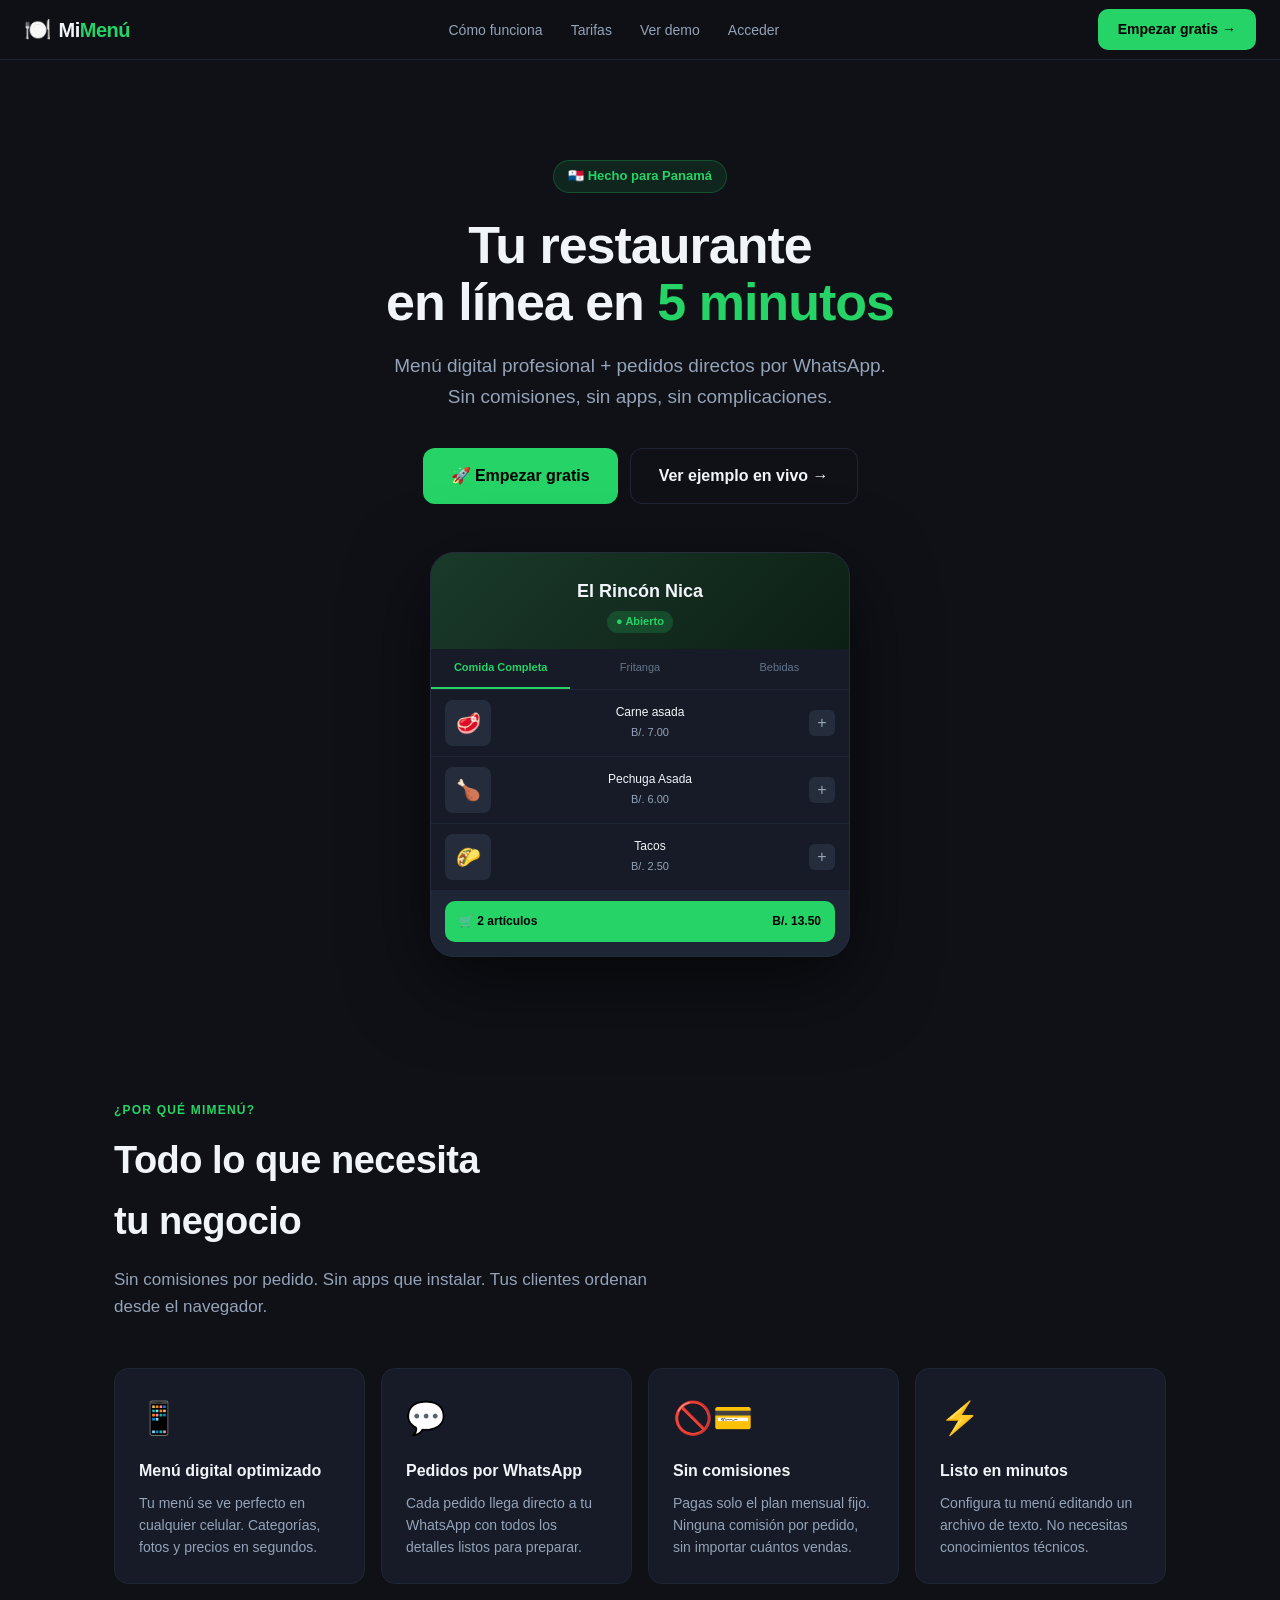
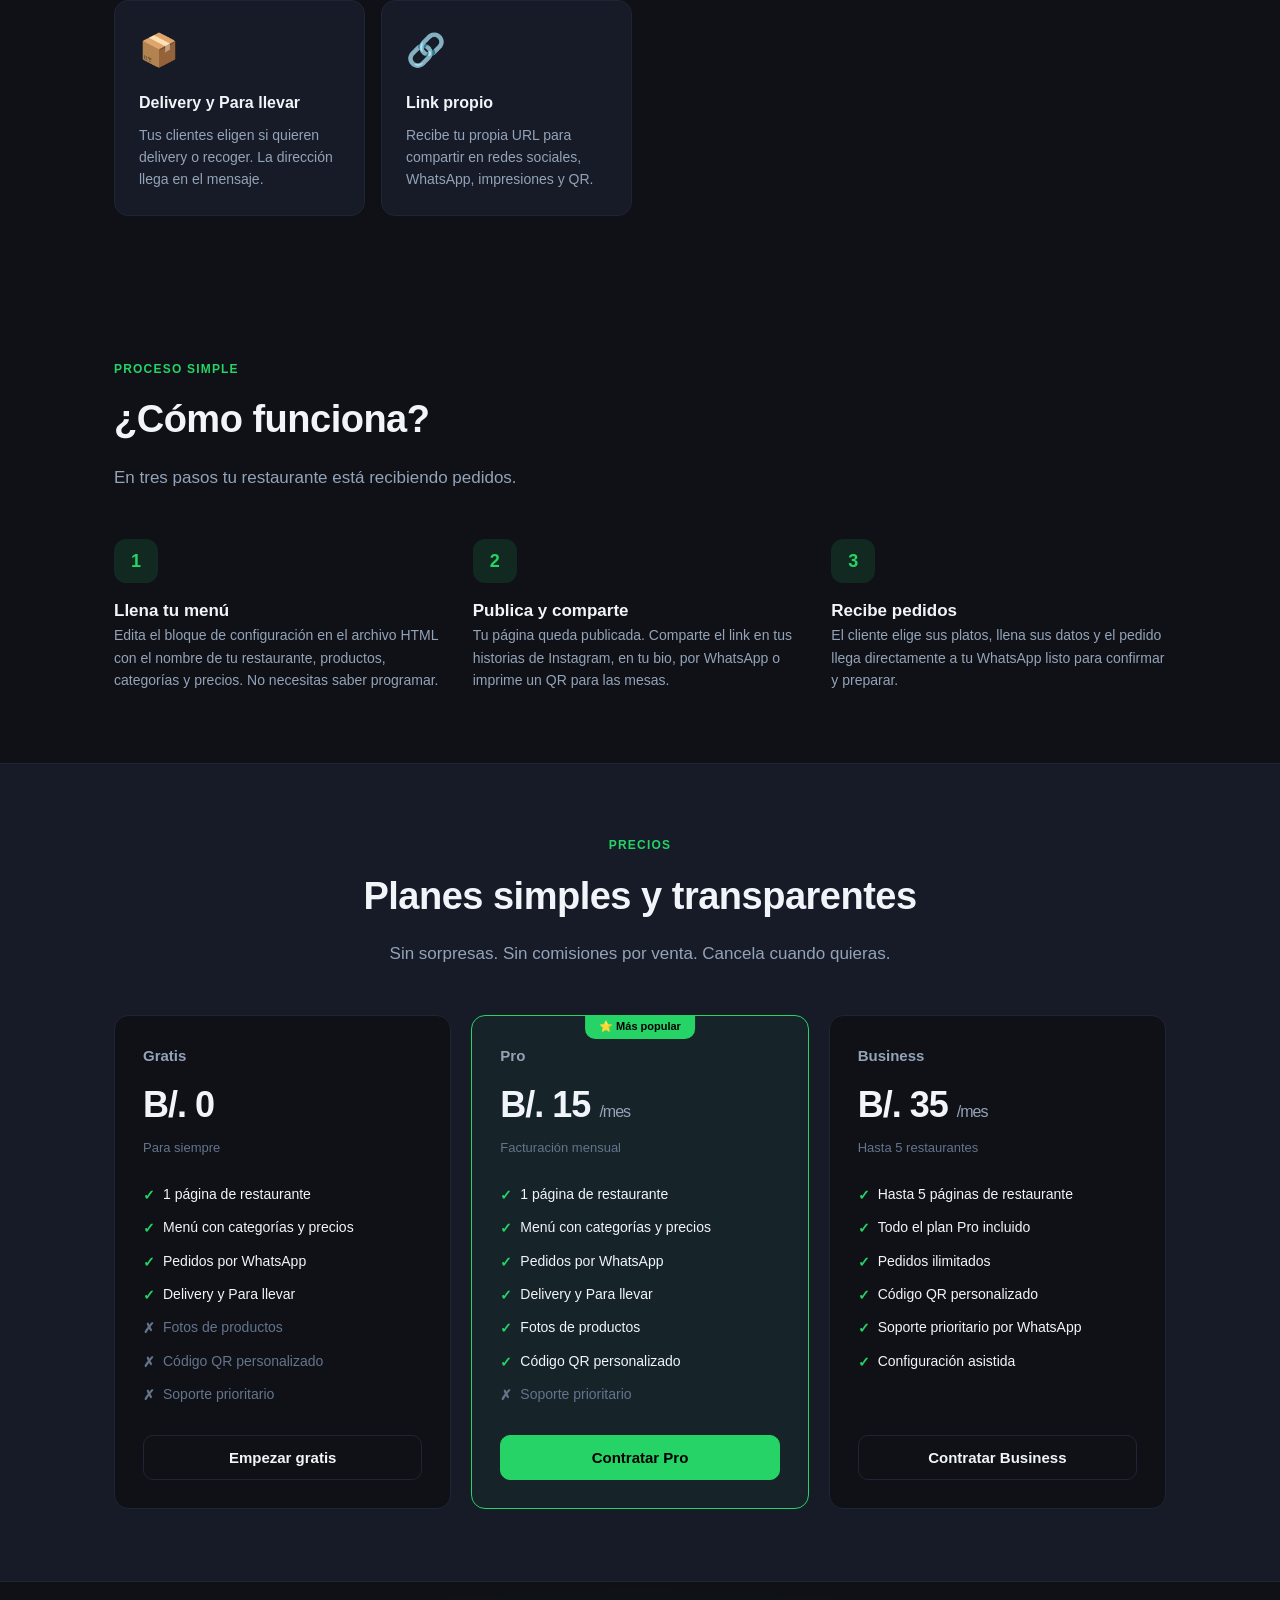
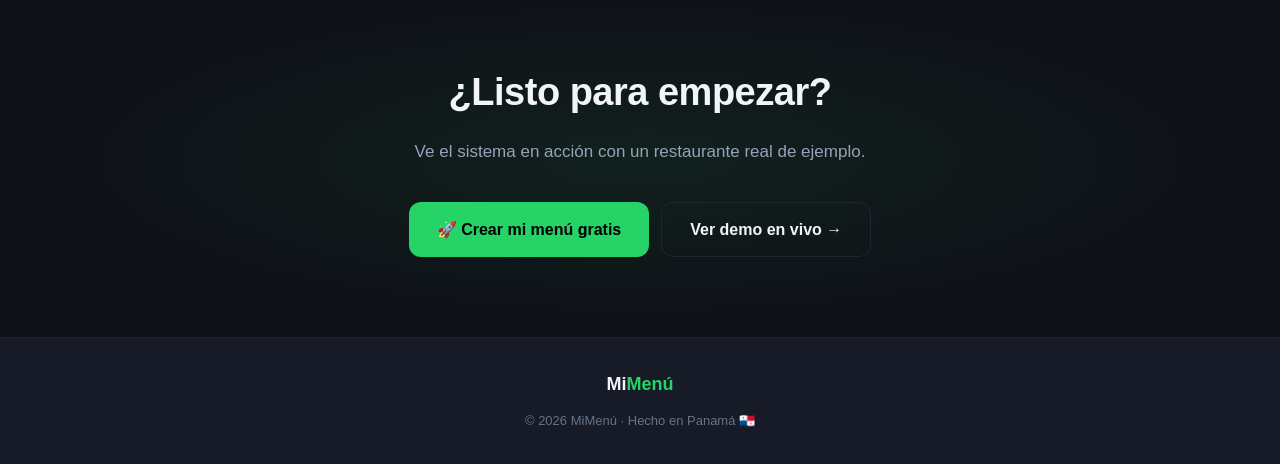
<file: index.html>
<!DOCTYPE html>
<html lang="es">
<head>
  <meta charset="UTF-8">
  <meta name="viewport" content="width=device-width, initial-scale=1">
  <meta name="theme-color" content="#0f1117">
  <meta name="description" content="MiMenú · Tu restaurante en línea en 5 minutos. Menú digital + pedidos por WhatsApp sin comisiones.">
  <title>MiMenú · Tu restaurante en línea</title>
  <link rel="stylesheet" href="css/landing.css">
</head>
<body>

<!-- NAV -->
<nav class="nav">
  <a href="#" class="nav__logo">
    <span class="nav__logo-icon">🍽️</span>
    <span class="nav__logo-text">Mi<span>Menú</span></span>
  </a>
  <ul class="nav__links">
    <li><a href="#funciona">Cómo funciona</a></li>
    <li><a href="#tarifas">Tarifas</a></li>
    <li><a href="rinconnica/">Ver demo</a></li>
    <li><a href="auth/login.html">Acceder</a></li>
  </ul>
  <a href="auth/register.html" class="btn-nav">Empezar gratis →</a>
</nav>

<!-- HERO -->
<section class="hero">
  <div class="hero__tag">🇵🇦 Hecho para Panamá</div>
  <h1 class="hero__title">Tu restaurante<br>en línea en <span>5 minutos</span></h1>
  <p class="hero__subtitle">
    Menú digital profesional + pedidos directos por WhatsApp.<br>
    Sin comisiones, sin apps, sin complicaciones.
  </p>
  <div class="hero__ctas">
    <a href="auth/register.html" class="btn-primary">🚀 Empezar gratis</a>
    <a href="rinconnica/" class="btn-outline">Ver ejemplo en vivo →</a>
  </div>

  <!-- MOCKUP DEL TELÉFONO -->
  <div class="preview-wrap">
    <div class="preview-phone">
      <div class="preview-header">
        <div class="preview-header__name">El Rincón Nica</div>
        <div class="preview-header__badge">● Abierto</div>
      </div>
      <div class="preview-tabs">
        <div class="preview-tab active">Comida Completa</div>
        <div class="preview-tab">Fritanga</div>
        <div class="preview-tab">Bebidas</div>
      </div>
      <div class="preview-items">
        <div class="preview-item">
          <div class="preview-item__img">🥩</div>
          <div class="preview-item__info">
            <div class="preview-item__name">Carne asada</div>
            <div class="preview-item__price">B/. 7.00</div>
          </div>
          <div class="preview-item__add">+</div>
        </div>
        <div class="preview-item">
          <div class="preview-item__img">🍗</div>
          <div class="preview-item__info">
            <div class="preview-item__name">Pechuga Asada</div>
            <div class="preview-item__price">B/. 6.00</div>
          </div>
          <div class="preview-item__add">+</div>
        </div>
        <div class="preview-item">
          <div class="preview-item__img">🌮</div>
          <div class="preview-item__info">
            <div class="preview-item__name">Tacos</div>
            <div class="preview-item__price">B/. 2.50</div>
          </div>
          <div class="preview-item__add">+</div>
        </div>
      </div>
      <div class="preview-fab">
        <span>🛒 2 artículos</span>
        <span>B/. 13.50</span>
      </div>
    </div>
  </div>
</section>

<!-- FEATURES -->
<section class="section">
  <div class="section__label">¿Por qué MiMenú?</div>
  <h2 class="section__title">Todo lo que necesita<br>tu negocio</h2>
  <p class="section__subtitle">Sin comisiones por pedido. Sin apps que instalar. Tus clientes ordenan desde el navegador.</p>

  <div class="features-grid">
    <div class="feature-card">
      <div class="feature-card__icon">📱</div>
      <div class="feature-card__title">Menú digital optimizado</div>
      <div class="feature-card__text">Tu menú se ve perfecto en cualquier celular. Categorías, fotos y precios en segundos.</div>
    </div>
    <div class="feature-card">
      <div class="feature-card__icon">💬</div>
      <div class="feature-card__title">Pedidos por WhatsApp</div>
      <div class="feature-card__text">Cada pedido llega directo a tu WhatsApp con todos los detalles listos para preparar.</div>
    </div>
    <div class="feature-card">
      <div class="feature-card__icon">🚫💳</div>
      <div class="feature-card__title">Sin comisiones</div>
      <div class="feature-card__text">Pagas solo el plan mensual fijo. Ninguna comisión por pedido, sin importar cuántos vendas.</div>
    </div>
    <div class="feature-card">
      <div class="feature-card__icon">⚡</div>
      <div class="feature-card__title">Listo en minutos</div>
      <div class="feature-card__text">Configura tu menú editando un archivo de texto. No necesitas conocimientos técnicos.</div>
    </div>
    <div class="feature-card">
      <div class="feature-card__icon">📦</div>
      <div class="feature-card__title">Delivery y Para llevar</div>
      <div class="feature-card__text">Tus clientes eligen si quieren delivery o recoger. La dirección llega en el mensaje.</div>
    </div>
    <div class="feature-card">
      <div class="feature-card__icon">🔗</div>
      <div class="feature-card__title">Link propio</div>
      <div class="feature-card__text">Recibe tu propia URL para compartir en redes sociales, WhatsApp, impresiones y QR.</div>
    </div>
  </div>
</section>

<!-- CÓMO FUNCIONA -->
<section class="section" id="funciona">
  <div class="section__label">Proceso simple</div>
  <h2 class="section__title">¿Cómo funciona?</h2>
  <p class="section__subtitle">En tres pasos tu restaurante está recibiendo pedidos.</p>

  <div class="steps">
    <div class="step">
      <div class="step__num">1</div>
      <div>
        <div class="step__title">Llena tu menú</div>
        <div class="step__text">Edita el bloque de configuración en el archivo HTML con el nombre de tu restaurante, productos, categorías y precios. No necesitas saber programar.</div>
      </div>
    </div>
    <div class="step">
      <div class="step__num">2</div>
      <div>
        <div class="step__title">Publica y comparte</div>
        <div class="step__text">Tu página queda publicada. Comparte el link en tus historias de Instagram, en tu bio, por WhatsApp o imprime un QR para las mesas.</div>
      </div>
    </div>
    <div class="step">
      <div class="step__num">3</div>
      <div>
        <div class="step__title">Recibe pedidos</div>
        <div class="step__text">El cliente elige sus platos, llena sus datos y el pedido llega directamente a tu WhatsApp listo para confirmar y preparar.</div>
      </div>
    </div>
  </div>
</section>

<!-- TARIFAS -->
<section class="pricing-bg" id="tarifas">
  <div class="section">
    <div class="section__label text-center" style="text-align:center">Precios</div>
    <h2 class="section__title text-center" style="text-align:center">Planes simples y transparentes</h2>
    <p class="section__subtitle text-center" style="text-align:center;margin:0 auto">Sin sorpresas. Sin comisiones por venta. Cancela cuando quieras.</p>

    <div class="plans">

      <!-- PLAN GRATIS -->
      <div class="plan">
        <div class="plan__name">Gratis</div>
        <div class="plan__price">B/. <span>0</span></div>
        <div class="plan__period">Para siempre</div>
        <ul class="plan__features">
          <li>1 página de restaurante</li>
          <li>Menú con categorías y precios</li>
          <li>Pedidos por WhatsApp</li>
          <li>Delivery y Para llevar</li>
          <li class="no">Fotos de productos</li>
          <li class="no">Código QR personalizado</li>
          <li class="no">Soporte prioritario</li>
        </ul>
        <button class="btn-plan" onclick="window.location.href='auth/register.html'">Empezar gratis</button>
      </div>

      <!-- PLAN PRO (destacado) -->
      <div class="plan plan--featured">
        <div class="plan__badge">⭐ Más popular</div>
        <div class="plan__name">Pro</div>
        <div class="plan__price">B/. <span>15</span> <small>/mes</small></div>
        <div class="plan__period">Facturación mensual</div>
        <ul class="plan__features">
          <li>1 página de restaurante</li>
          <li>Menú con categorías y precios</li>
          <li>Pedidos por WhatsApp</li>
          <li>Delivery y Para llevar</li>
          <li>Fotos de productos</li>
          <li>Código QR personalizado</li>
          <li class="no">Soporte prioritario</li>
        </ul>
        <button class="btn-plan">Contratar Pro</button>
      </div>

      <!-- PLAN BUSINESS -->
      <div class="plan">
        <div class="plan__name">Business</div>
        <div class="plan__price">B/. <span>35</span> <small>/mes</small></div>
        <div class="plan__period">Hasta 5 restaurantes</div>
        <ul class="plan__features">
          <li>Hasta 5 páginas de restaurante</li>
          <li>Todo el plan Pro incluido</li>
          <li>Pedidos ilimitados</li>
          <li>Código QR personalizado</li>
          <li>Soporte prioritario por WhatsApp</li>
          <li>Configuración asistida</li>
        </ul>
        <button class="btn-plan">Contratar Business</button>
      </div>

    </div>
  </div>
</section>

<!-- CTA FINAL -->
<section class="cta-section">
  <h2 class="section__title" style="text-align:center">¿Listo para empezar?</h2>
  <p class="section__subtitle" style="text-align:center;margin:0 auto 36px">Ve el sistema en acción con un restaurante real de ejemplo.</p>
  <div class="hero__ctas" style="justify-content:center">
    <a href="auth/register.html" class="btn-primary">🚀 Crear mi menú gratis</a>
    <a href="rinconnica/" class="btn-outline">Ver demo en vivo →</a>
  </div>
</section>

<!-- FOOTER -->
<footer class="footer">
  <div class="footer__logo">Mi<span>Menú</span></div>
  <p class="footer__copy">© 2026 MiMenú · Hecho en Panamá 🇵🇦</p>
</footer>

</body>
</html>
</file>
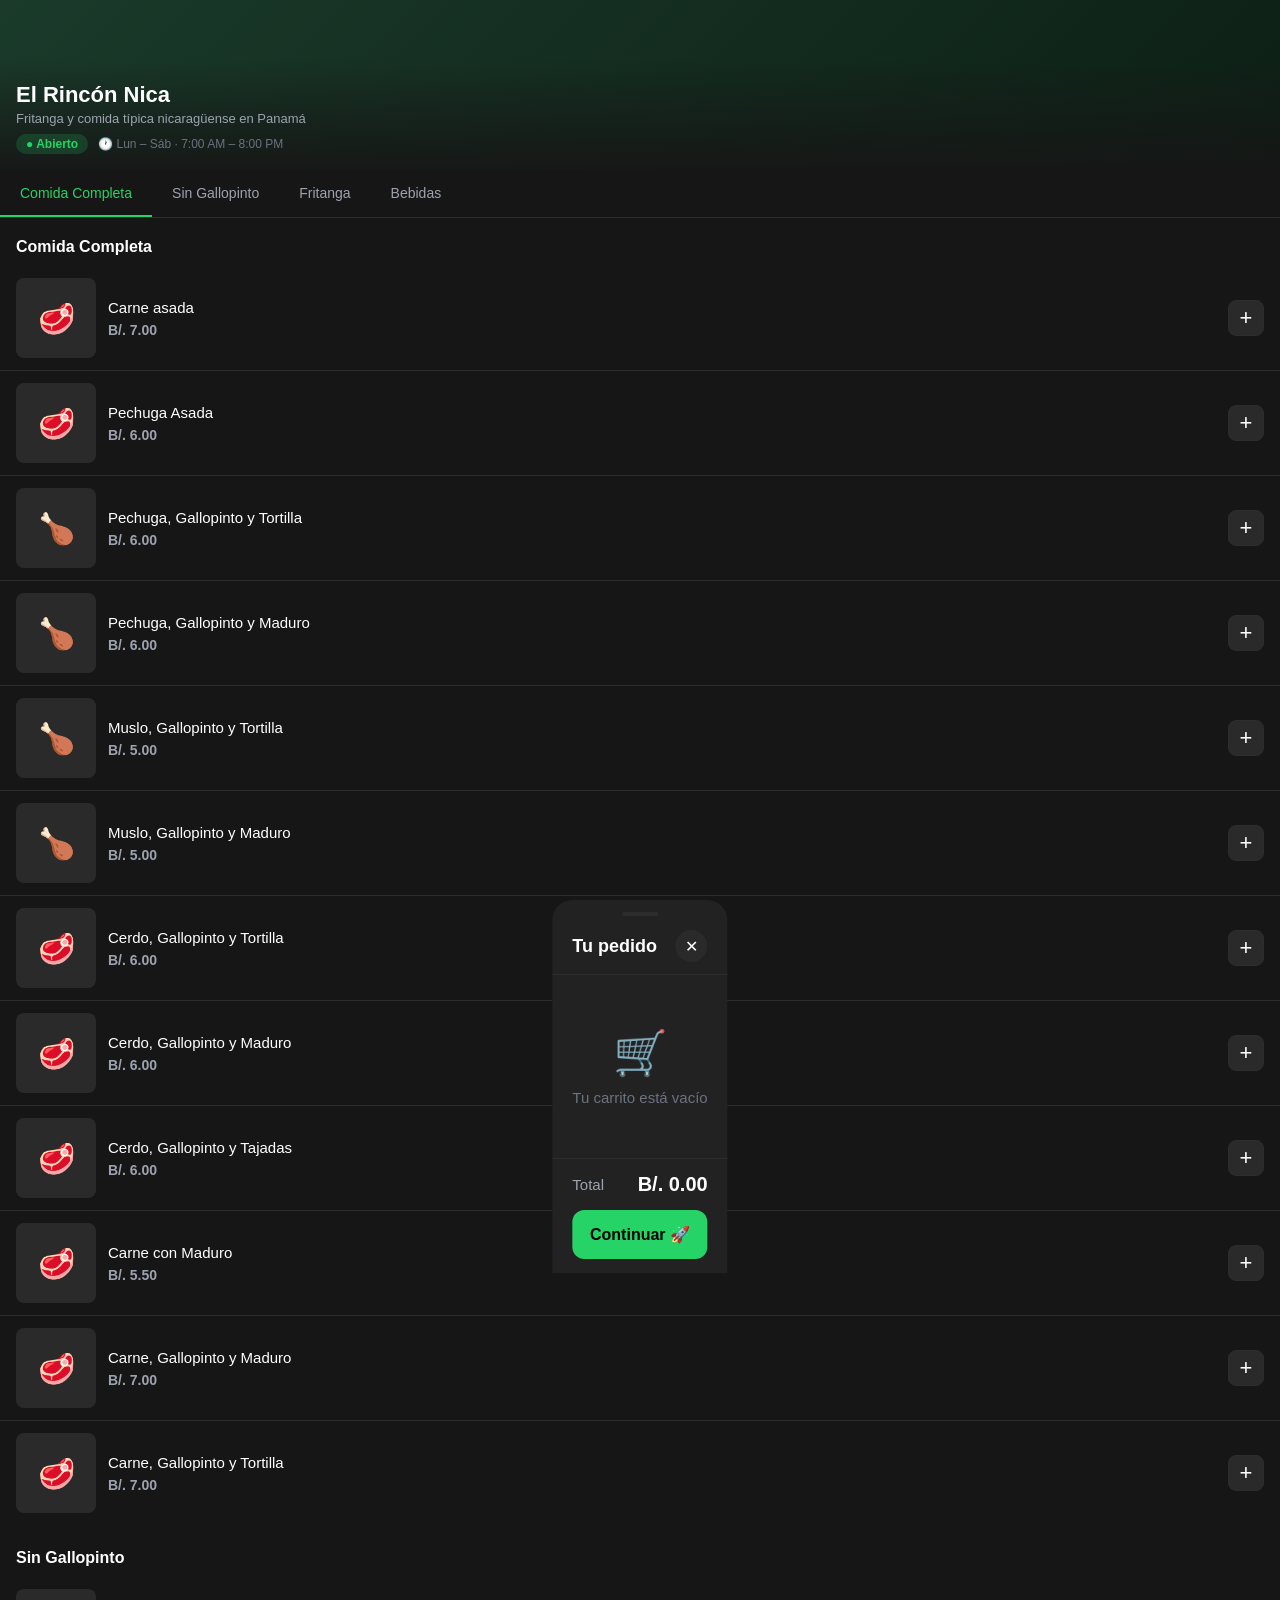
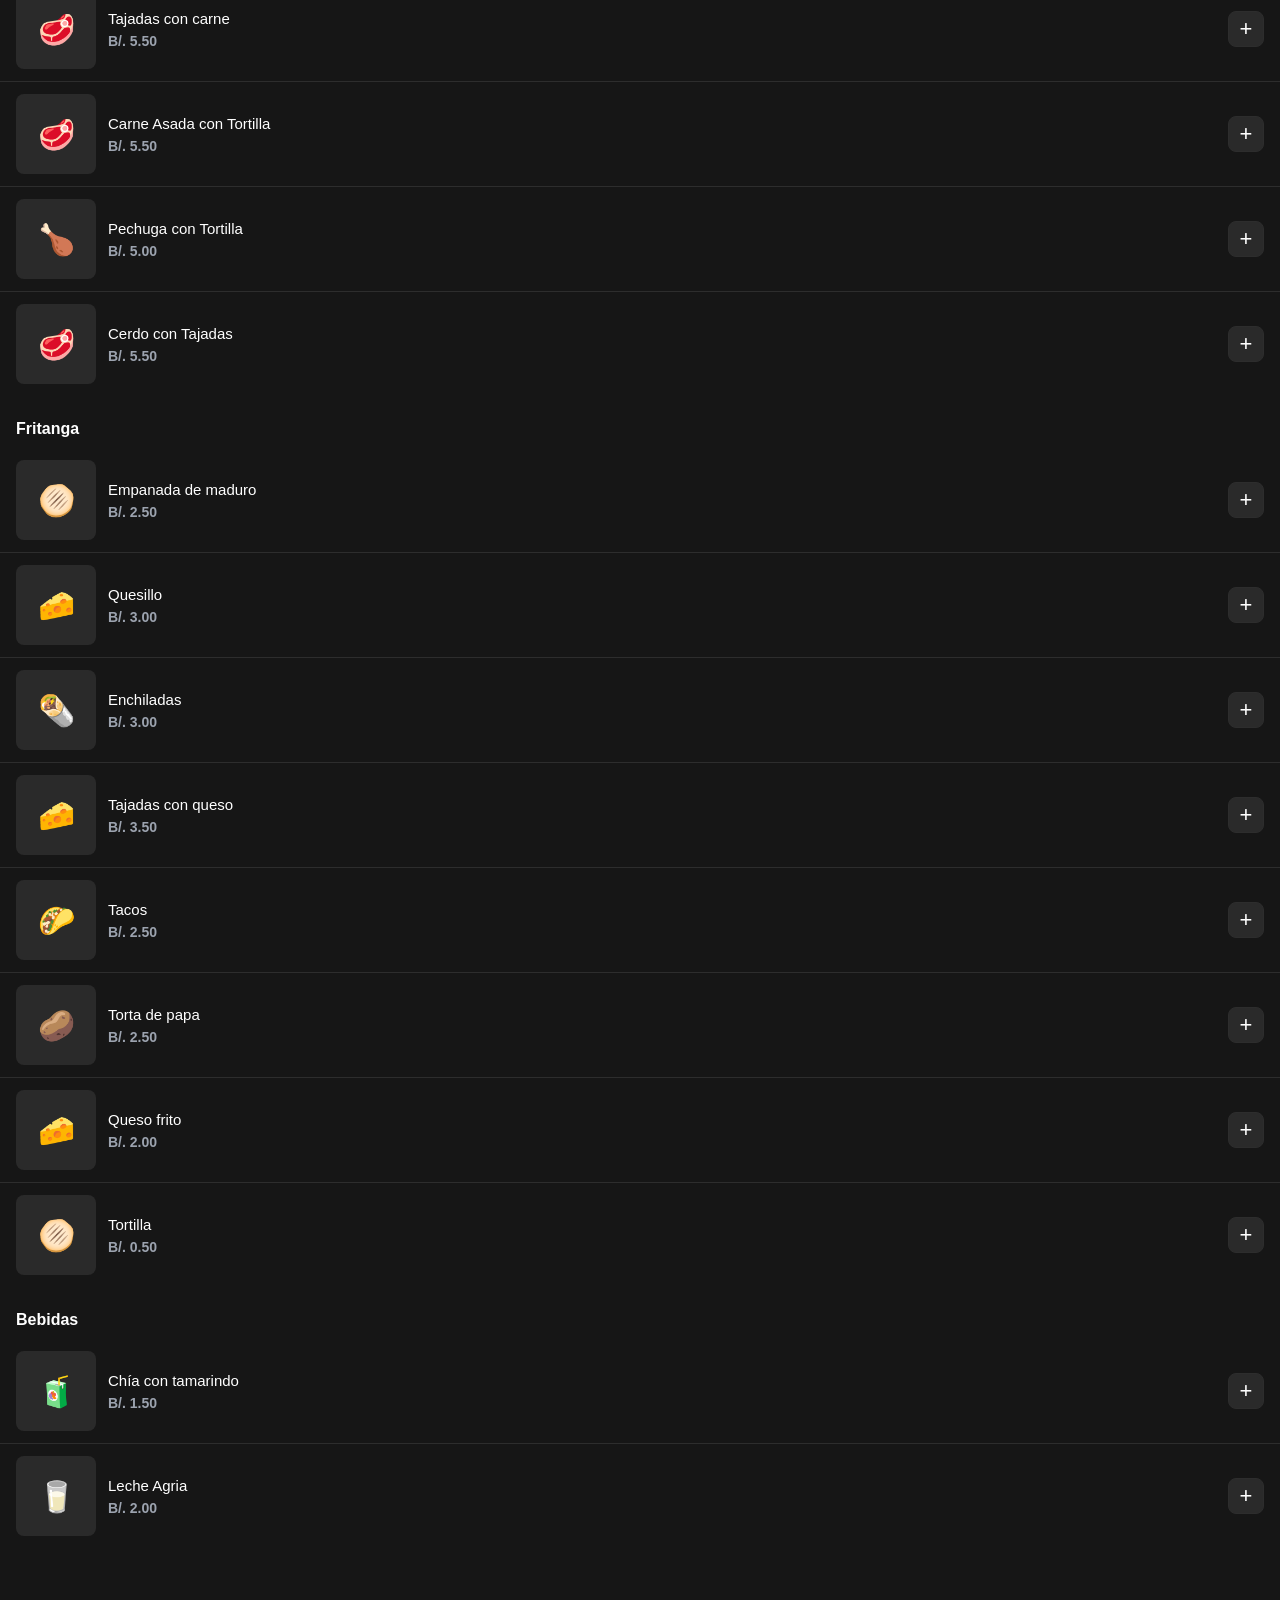
<file: rinconnica/index.html>
<!DOCTYPE html>
<html lang="es">
<head>
  <meta charset="UTF-8">
  <meta name="viewport" content="width=device-width, initial-scale=1, viewport-fit=cover">
  <meta name="theme-color" content="#161616">
  <meta name="description" content="Haz tu pedido online — El Rincón Nica">
  <title>El Rincón Nica · MiMenú</title>
  <link rel="stylesheet" href="../css/restaurante.css">
</head>
<body>

<!-- ================================================================
     ██████████████████████████████████████████████████████████████
     CONFIGURACIÓN DEL RESTAURANTE
     ──────────────────────────────────────────────────────────────
     Edita los valores en este bloque para personalizar el menú.
     NO modifiques los archivos CSS o JS; solo edita aquí.
     ██████████████████████████████████████████████████████████████
     ================================================================ -->
<script>
window.RESTAURANTE = {

  /* ── DATOS BÁSICOS ─────────────────────────────────────────────
     Cambia el nombre, descripción, horario y número de WhatsApp   */

  nombre:      "El Rincón Nica",
  descripcion: "Fritanga y comida típica nicaragüense en Panamá",

  /* Número de WhatsApp CON código de país, SIN el signo +
     Ejemplo Panamá: 50768001234  |  Nicaragua: 50588001234       */
  whatsapp:    "50700000000",

  horario:     "Lun – Sáb · 7:00 AM – 8:00 PM",

  /* true = muestra "Abierto" en verde  |  false = "Cerrado" en rojo */
  abierto:     true,

  /* Símbolo de moneda que aparece antes de los precios            */
  moneda:      "B/.",

  /* URL de imagen de portada (banner del restaurante).
     Deja "" para usar el fondo verde oscuro por defecto.          */
  cover: "",


  /* ── CATEGORÍAS Y PRODUCTOS ────────────────────────────────────
     Estructura: categorias → array de objetos con:
       id:       identificador único (sin espacios, sin tildes)
       nombre:   nombre que se muestra
       productos: array de productos con:
         id:          identificador único del producto
         nombre:      nombre del producto
         precio:      precio numérico (ej: 5.50)
         descripcion: (opcional) descripción corta
         emoji:       (opcional) emoji personalizado
         imagen:      (opcional) URL de foto del producto          */

  categorias: [

    /* ─── CATEGORÍA 1 ──────────────────────────────────────── */
    {
      id: "comida-completa",
      nombre: "Comida Completa",
      productos: [
        { id: "cc01", nombre: "Carne asada",                    precio: 7.00 },
        { id: "cc02", nombre: "Pechuga Asada",                  precio: 6.00 },
        { id: "cc03", nombre: "Pechuga, Gallopinto y Tortilla", precio: 6.00 },
        { id: "cc04", nombre: "Pechuga, Gallopinto y Maduro",   precio: 6.00 },
        { id: "cc05", nombre: "Muslo, Gallopinto y Tortilla",   precio: 5.00 },
        { id: "cc06", nombre: "Muslo, Gallopinto y Maduro",     precio: 5.00 },
        { id: "cc07", nombre: "Cerdo, Gallopinto y Tortilla",   precio: 6.00 },
        { id: "cc08", nombre: "Cerdo, Gallopinto y Maduro",     precio: 6.00 },
        { id: "cc09", nombre: "Cerdo, Gallopinto y Tajadas",    precio: 6.00 },
        { id: "cc10", nombre: "Carne con Maduro",               precio: 5.50 },
        { id: "cc11", nombre: "Carne, Gallopinto y Maduro",     precio: 7.00 },
        { id: "cc12", nombre: "Carne, Gallopinto y Tortilla",   precio: 7.00 },
      ]
    },

    /* ─── CATEGORÍA 2 ──────────────────────────────────────── */
    {
      id: "sin-gallopinto",
      nombre: "Sin Gallopinto",
      productos: [
        { id: "sg01", nombre: "Tajadas con carne",        precio: 5.50 },
        { id: "sg02", nombre: "Carne Asada con Tortilla", precio: 5.50 },
        { id: "sg03", nombre: "Pechuga con Tortilla",     precio: 5.00 },
        { id: "sg04", nombre: "Cerdo con Tajadas",        precio: 5.50 },
      ]
    },

    /* ─── CATEGORÍA 3 ──────────────────────────────────────── */
    {
      id: "fritanga",
      nombre: "Fritanga",
      productos: [
        { id: "fr01", nombre: "Empanada de maduro", precio: 2.50 },
        { id: "fr02", nombre: "Quesillo",           precio: 3.00 },
        { id: "fr03", nombre: "Enchiladas",         precio: 3.00 },
        { id: "fr04", nombre: "Tajadas con queso",  precio: 3.50 },
        { id: "fr05", nombre: "Tacos",              precio: 2.50 },
        { id: "fr06", nombre: "Torta de papa",      precio: 2.50 },
        { id: "fr07", nombre: "Queso frito",        precio: 2.00 },
        { id: "fr08", nombre: "Tortilla",           precio: 0.50 },
      ]
    },

    /* ─── CATEGORÍA 4 ──────────────────────────────────────── */
    {
      id: "bebidas",
      nombre: "Bebidas",
      productos: [
        { id: "be01", nombre: "Chía con tamarindo", precio: 1.50 },
        { id: "be02", nombre: "Leche Agria",        precio: 2.00 },
      ]
    },

    /* ── CÓMO AGREGAR UNA NUEVA CATEGORÍA ──────────────────────
       Copia el bloque de abajo, descoméntalo y llénalo:

    {
      id: "nueva-categoria",
      nombre: "Nombre de la categoría",
      productos: [
        { id: "nc01", nombre: "Producto 1", precio: 0.00 },
        { id: "nc02", nombre: "Producto 2", precio: 0.00 },
      ]
    },
       ────────────────────────────────────────────────────────── */

  ] // ← no borres esta línea

}; // ← no borres esta línea
</script>
<!-- ================================================================
     FIN DE LA CONFIGURACIÓN
     ================================================================ -->

<script src="../js/restaurante.js"></script>
</body>
</html>
</file>
<file: css/landing.css>
/* ============================================================
   MiMenú · Estilos de landing page
   ============================================================ */

:root {
  --accent:     #25D366;
  --accent-2:   #128c7e;
  --dark:       #0f1117;
  --dark-2:     #161b27;
  --dark-3:     #1e2535;
  --dark-4:     #252d3d;
  --text:       #f1f5f9;
  --text-muted: #94a3b8;
  --text-faint: #64748b;
  --border:     #1e2535;
  --radius:     14px;
  --radius-sm:  8px;
}

*, *::before, *::after { box-sizing: border-box; margin: 0; padding: 0; }

html { scroll-behavior: smooth; font-size: 16px; }

body {
  background: var(--dark);
  color: var(--text);
  font-family: -apple-system, BlinkMacSystemFont, 'Segoe UI', Roboto, sans-serif;
  line-height: 1.6;
}

a { color: inherit; text-decoration: none; }

/* ── NAV ──────────────────────────────────────────────────── */
.nav {
  position: sticky;
  top: 0;
  z-index: 100;
  background: rgba(15,17,23,0.9);
  backdrop-filter: blur(12px);
  -webkit-backdrop-filter: blur(12px);
  border-bottom: 1px solid var(--border);
  padding: 0 24px;
  height: 60px;
  display: flex;
  align-items: center;
  justify-content: space-between;
}

.nav__logo {
  display: flex;
  align-items: center;
  gap: 8px;
  font-size: 20px;
  font-weight: 800;
  letter-spacing: -0.5px;
}
.nav__logo-icon { font-size: 22px; }
.nav__logo-text { color: var(--text); }
.nav__logo-text span { color: var(--accent); }

.nav__links {
  display: none;
  gap: 28px;
  list-style: none;
}
@media (min-width: 768px) { .nav__links { display: flex; } }
.nav__links a {
  font-size: 14px;
  color: var(--text-muted);
  transition: color 0.2s;
}
.nav__links a:hover { color: var(--text); }

.btn-nav {
  background: var(--accent);
  color: #000;
  font-weight: 700;
  font-size: 14px;
  padding: 9px 20px;
  border-radius: 10px;
  border: none;
  cursor: pointer;
  white-space: nowrap;
}

/* ── HERO ─────────────────────────────────────────────────── */
.hero {
  padding: 72px 24px 60px;
  text-align: center;
  max-width: 700px;
  margin: 0 auto;
}

.hero__tag {
  display: inline-flex;
  align-items: center;
  gap: 6px;
  background: rgba(37,211,102,0.1);
  color: var(--accent);
  border: 1px solid rgba(37,211,102,0.25);
  padding: 5px 14px;
  border-radius: 20px;
  font-size: 13px;
  font-weight: 600;
  margin-bottom: 24px;
}

.hero__title {
  font-size: clamp(32px, 7vw, 52px);
  font-weight: 800;
  line-height: 1.1;
  letter-spacing: -1px;
  margin-bottom: 20px;
}
.hero__title span { color: var(--accent); }

.hero__subtitle {
  font-size: clamp(16px, 3vw, 19px);
  color: var(--text-muted);
  margin-bottom: 36px;
  line-height: 1.6;
}

.hero__ctas {
  display: flex;
  gap: 12px;
  justify-content: center;
  flex-wrap: wrap;
}

.btn-primary {
  background: var(--accent);
  color: #000;
  font-weight: 700;
  font-size: 16px;
  padding: 14px 28px;
  border-radius: 12px;
  border: none;
  cursor: pointer;
  display: inline-flex;
  align-items: center;
  gap: 8px;
  transition: background 0.2s, transform 0.1s;
}
.btn-primary:hover { background: #22c55e; }
.btn-primary:active { transform: scale(0.98); }

.btn-outline {
  background: transparent;
  color: var(--text);
  font-weight: 600;
  font-size: 16px;
  padding: 14px 28px;
  border-radius: 12px;
  border: 1px solid var(--border);
  cursor: pointer;
  display: inline-flex;
  align-items: center;
  gap: 8px;
  transition: border-color 0.2s;
}
.btn-outline:hover { border-color: var(--text-muted); }

/* ── PREVIEW (mockup visual) ─────────────────────────────── */
.preview-wrap {
  max-width: 380px;
  margin: 48px auto 0;
  position: relative;
}

.preview-phone {
  background: var(--dark-3);
  border: 1px solid var(--dark-4);
  border-radius: 24px;
  overflow: hidden;
  box-shadow: 0 24px 80px rgba(0,0,0,0.6);
}

.preview-header {
  background: linear-gradient(135deg, #1a3a2a, #0d1f15);
  padding: 24px 16px 16px;
}
.preview-header__name { font-size: 18px; font-weight: 700; }
.preview-header__badge {
  display: inline-block;
  background: rgba(37,211,102,0.2);
  color: var(--accent);
  font-size: 11px;
  font-weight: 600;
  padding: 2px 9px;
  border-radius: 20px;
  margin-top: 6px;
}

.preview-tabs {
  display: flex;
  border-bottom: 1px solid var(--border);
  background: var(--dark-2);
}
.preview-tab {
  flex: 1;
  text-align: center;
  padding: 10px 4px;
  font-size: 11px;
  color: var(--text-faint);
}
.preview-tab.active {
  color: var(--accent);
  border-bottom: 2px solid var(--accent);
  font-weight: 600;
}

.preview-items { background: var(--dark-2); }
.preview-item {
  display: flex;
  align-items: center;
  gap: 10px;
  padding: 10px 14px;
  border-bottom: 1px solid var(--border);
}
.preview-item__img {
  width: 46px;
  height: 46px;
  border-radius: 8px;
  background: var(--dark-4);
  display: flex;
  align-items: center;
  justify-content: center;
  font-size: 20px;
  flex-shrink: 0;
}
.preview-item__info { flex: 1; }
.preview-item__name { font-size: 12px; font-weight: 500; }
.preview-item__price { font-size: 11px; color: var(--text-muted); margin-top: 2px; }
.preview-item__add {
  width: 26px;
  height: 26px;
  background: var(--dark-4);
  border-radius: 6px;
  display: flex;
  align-items: center;
  justify-content: center;
  font-size: 16px;
  color: var(--text-muted);
  flex-shrink: 0;
}

.preview-fab {
  margin: 10px 14px 14px;
  background: var(--accent);
  color: #000;
  border-radius: 10px;
  padding: 11px 14px;
  display: flex;
  align-items: center;
  justify-content: space-between;
  font-size: 12px;
  font-weight: 700;
}

/* ── SECTION WRAPPER ──────────────────────────────────────── */
.section {
  padding: 72px 24px;
  max-width: 1100px;
  margin: 0 auto;
}

.section__label {
  font-size: 12px;
  font-weight: 700;
  letter-spacing: 0.1em;
  text-transform: uppercase;
  color: var(--accent);
  margin-bottom: 10px;
}

.section__title {
  font-size: clamp(26px, 5vw, 38px);
  font-weight: 800;
  letter-spacing: -0.5px;
  margin-bottom: 14px;
}

.section__subtitle {
  font-size: 17px;
  color: var(--text-muted);
  max-width: 560px;
  line-height: 1.6;
}

/* ── FEATURES ─────────────────────────────────────────────── */
.features-grid {
  display: grid;
  grid-template-columns: repeat(auto-fit, minmax(240px, 1fr));
  gap: 16px;
  margin-top: 48px;
}

.feature-card {
  background: var(--dark-2);
  border: 1px solid var(--border);
  border-radius: var(--radius);
  padding: 24px;
  transition: border-color 0.2s;
}
.feature-card:hover { border-color: rgba(37,211,102,0.3); }

.feature-card__icon { font-size: 32px; margin-bottom: 14px; }
.feature-card__title { font-size: 16px; font-weight: 700; margin-bottom: 8px; }
.feature-card__text { font-size: 14px; color: var(--text-muted); line-height: 1.6; }

/* ── HOW IT WORKS ─────────────────────────────────────────── */
.steps {
  display: grid;
  grid-template-columns: repeat(auto-fit, minmax(220px, 1fr));
  gap: 24px;
  margin-top: 48px;
}

.step {
  display: flex;
  flex-direction: column;
  align-items: flex-start;
  gap: 14px;
}

.step__num {
  width: 44px;
  height: 44px;
  border-radius: 12px;
  background: rgba(37,211,102,0.12);
  color: var(--accent);
  font-size: 18px;
  font-weight: 800;
  display: flex;
  align-items: center;
  justify-content: center;
  flex-shrink: 0;
}

.step__title { font-size: 17px; font-weight: 700; }
.step__text  { font-size: 14px; color: var(--text-muted); line-height: 1.6; }

/* ── PRICING ──────────────────────────────────────────────── */
.pricing-bg {
  background: var(--dark-2);
  border-top: 1px solid var(--border);
  border-bottom: 1px solid var(--border);
}

.plans {
  display: grid;
  grid-template-columns: repeat(auto-fit, minmax(260px, 1fr));
  gap: 20px;
  margin-top: 48px;
}

.plan {
  background: var(--dark);
  border: 1px solid var(--border);
  border-radius: var(--radius);
  padding: 28px;
  display: flex;
  flex-direction: column;
  position: relative;
  transition: border-color 0.2s;
}

.plan--featured {
  border-color: var(--accent);
  background: rgba(37,211,102,0.04);
}

.plan__badge {
  position: absolute;
  top: -1px;
  left: 50%;
  transform: translateX(-50%);
  background: var(--accent);
  color: #000;
  font-size: 11px;
  font-weight: 700;
  padding: 3px 14px;
  border-radius: 0 0 10px 10px;
  white-space: nowrap;
}

.plan__name  { font-size: 15px; font-weight: 700; color: var(--text-muted); margin-bottom: 8px; }
.plan__price { font-size: 36px; font-weight: 800; margin-bottom: 4px; letter-spacing: -1px; }
.plan__price small { font-size: 16px; font-weight: 400; color: var(--text-muted); }
.plan__period { font-size: 13px; color: var(--text-faint); margin-bottom: 24px; }

.plan__features { list-style: none; display: flex; flex-direction: column; gap: 10px; flex: 1; margin-bottom: 28px; }
.plan__features li { display: flex; align-items: flex-start; gap: 8px; font-size: 14px; }
.plan__features li::before { content: "✓"; color: var(--accent); font-weight: 700; flex-shrink: 0; margin-top: 1px; }
.plan__features li.no::before { content: "✗"; color: var(--text-faint); }
.plan__features li.no { color: var(--text-faint); }

.btn-plan {
  width: 100%;
  padding: 13px;
  border-radius: 10px;
  font-size: 15px;
  font-weight: 700;
  cursor: pointer;
  border: 1px solid var(--border);
  background: transparent;
  color: var(--text);
  transition: background 0.2s, border-color 0.2s;
}
.btn-plan:hover { background: var(--dark-3); }

.plan--featured .btn-plan {
  background: var(--accent);
  color: #000;
  border-color: var(--accent);
}
.plan--featured .btn-plan:hover { background: #22c55e; }

/* ── CTA FINAL ────────────────────────────────────────────── */
.cta-section {
  text-align: center;
  padding: 80px 24px;
  background: radial-gradient(ellipse at center, rgba(37,211,102,0.08) 0%, transparent 70%);
}
.cta-section .section__title { margin: 0 auto 16px; }
.cta-section .section__subtitle { margin: 0 auto 36px; }

/* ── FOOTER ───────────────────────────────────────────────── */
.footer {
  background: var(--dark-2);
  border-top: 1px solid var(--border);
  padding: 32px 24px;
  display: flex;
  flex-direction: column;
  align-items: center;
  gap: 12px;
  text-align: center;
}
.footer__logo { font-size: 18px; font-weight: 800; }
.footer__logo span { color: var(--accent); }
.footer__copy { font-size: 13px; color: var(--text-faint); }

/* ── UTILS ────────────────────────────────────────────────── */
.text-center { text-align: center; }

@media (min-width: 768px) {
  .hero { padding: 100px 24px 72px; }
  .preview-wrap { max-width: 420px; }
}
</file>
<file: css/restaurante.css>
/* ============================================================
   MiMenú · Estilos de página de restaurante
   ============================================================ */

:root {
  --bg:          #161616;
  --bg-card:     #222222;
  --bg-elevated: #2a2a2a;
  --accent:      #25D366;
  --accent-dark: #1da851;
  --text:        #ffffff;
  --text-muted:  #9ca3af;
  --text-faint:  #6b7280;
  --border:      #2d2d2d;
  --radius:      12px;
  --radius-sm:   8px;
  --tabs-h:      48px;
}

*, *::before, *::after { box-sizing: border-box; margin: 0; padding: 0; }
html { scroll-behavior: smooth; }

body {
  background: var(--bg);
  color: var(--text);
  font-family: -apple-system, BlinkMacSystemFont, 'Segoe UI', Roboto, sans-serif;
  min-height: 100vh;
  overscroll-behavior-y: none;
}

/* ── HEADER ─────────────────────────────────────────────── */
.rest-header {
  position: relative;
  height: 170px;
  background: linear-gradient(135deg, #1a3a2a 0%, #0d1f15 100%);
  display: flex;
  align-items: flex-end;
  padding: 16px;
  overflow: hidden;
}

.rest-header__cover {
  position: absolute;
  inset: 0;
  width: 100%;
  height: 100%;
  object-fit: cover;
  opacity: 0.35;
}

.rest-header__overlay {
  position: absolute;
  inset: 0;
  background: linear-gradient(to top, rgba(22,22,22,0.92) 0%, transparent 65%);
}

.rest-header__info { position: relative; z-index: 1; width: 100%; }

.rest-header__name {
  font-size: 22px;
  font-weight: 700;
  line-height: 1.2;
}

.rest-header__desc {
  font-size: 13px;
  color: var(--text-muted);
  margin-top: 3px;
}

.rest-header__meta {
  display: flex;
  align-items: center;
  gap: 10px;
  margin-top: 8px;
  flex-wrap: wrap;
}

.badge {
  display: inline-flex;
  align-items: center;
  gap: 4px;
  padding: 3px 10px;
  border-radius: 20px;
  font-size: 12px;
  font-weight: 600;
}
.badge--open   { background: rgba(37,211,102,0.18); color: #25D366; }
.badge--closed { background: rgba(239,68,68,0.18);  color: #ef4444; }

.rest-header__schedule { font-size: 12px; color: var(--text-faint); }

/* ── TABS ───────────────────────────────────────────────── */
.tabs-wrap {
  position: sticky;
  top: 0;
  z-index: 100;
  background: var(--bg);
  border-bottom: 1px solid var(--border);
  height: var(--tabs-h);
}

.tabs {
  display: flex;
  overflow-x: auto;
  scrollbar-width: none;
  -webkit-overflow-scrolling: touch;
  height: 100%;
}
.tabs::-webkit-scrollbar { display: none; }

.tab {
  flex-shrink: 0;
  padding: 0 20px;
  font-size: 14px;
  font-weight: 500;
  color: var(--text-muted);
  cursor: pointer;
  border-bottom: 2px solid transparent;
  white-space: nowrap;
  display: flex;
  align-items: center;
  transition: color 0.2s, border-color 0.2s;
  user-select: none;
}
.tab.active {
  color: var(--accent);
  border-bottom-color: var(--accent);
}

/* ── PRODUCTS ───────────────────────────────────────────── */
.categoria-bloque { padding-bottom: 4px; }

.categoria-titulo {
  font-size: 16px;
  font-weight: 700;
  padding: 20px 16px 10px;
  position: sticky;
  top: var(--tabs-h);
  background: var(--bg);
  z-index: 10;
}

.producto {
  display: flex;
  align-items: center;
  gap: 12px;
  padding: 12px 16px;
  border-bottom: 1px solid var(--border);
  min-height: 90px;
}
.producto:last-child { border-bottom: none; }

.producto__img {
  width: 80px;
  height: 80px;
  border-radius: var(--radius-sm);
  object-fit: cover;
  flex-shrink: 0;
  background: var(--bg-elevated);
  display: flex;
  align-items: center;
  justify-content: center;
  font-size: 30px;
  overflow: hidden;
}
.producto__img img {
  width: 100%;
  height: 100%;
  object-fit: cover;
}

.producto__info { flex: 1; min-width: 0; }

.producto__nombre {
  font-size: 15px;
  font-weight: 500;
  line-height: 1.3;
  margin-bottom: 4px;
}

.producto__desc {
  font-size: 12px;
  color: var(--text-muted);
  margin-bottom: 6px;
  display: -webkit-box;
  -webkit-line-clamp: 2;
  -webkit-box-orient: vertical;
  overflow: hidden;
}

.producto__precio {
  font-size: 14px;
  font-weight: 600;
  color: var(--text-muted);
}

.producto__add { flex-shrink: 0; }

.btn-add {
  min-width: 36px;
  height: 36px;
  border-radius: var(--radius-sm);
  background: var(--bg-elevated);
  border: 1px solid var(--border);
  color: var(--text);
  font-size: 22px;
  display: flex;
  align-items: center;
  justify-content: center;
  cursor: pointer;
  transition: background 0.15s, transform 0.1s;
  user-select: none;
  padding: 0 6px;
  gap: 6px;
}
.btn-add:active { transform: scale(0.9); }

.btn-add.en-carrito {
  background: var(--accent);
  border-color: var(--accent);
  color: #000;
  font-size: 15px;
  font-weight: 700;
  min-width: 88px;
  justify-content: space-between;
}

.qty-btn {
  width: 28px;
  height: 28px;
  display: flex;
  align-items: center;
  justify-content: center;
  font-size: 20px;
  line-height: 1;
}

/* ── CART FAB ───────────────────────────────────────────── */
.cart-fab {
  position: fixed;
  bottom: 20px;
  left: 16px;
  right: 16px;
  background: var(--accent);
  color: #000;
  border: none;
  border-radius: 14px;
  padding: 14px 18px;
  display: none;
  align-items: center;
  justify-content: space-between;
  cursor: pointer;
  font-size: 15px;
  font-weight: 700;
  box-shadow: 0 4px 24px rgba(37,211,102,0.4);
  z-index: 200;
  transition: transform 0.15s;
}
.cart-fab:active { transform: scale(0.98); }
.cart-fab.visible { display: flex; }

.cart-fab__left { display: flex; align-items: center; gap: 8px; }
.cart-fab__icon { font-size: 18px; }
.cart-fab__count {
  background: rgba(0,0,0,0.15);
  padding: 2px 9px;
  border-radius: 20px;
  font-size: 13px;
}

/* ── CART DRAWER ────────────────────────────────────────── */
.cart-overlay {
  position: fixed;
  inset: 0;
  background: rgba(0,0,0,0.6);
  z-index: 300;
  opacity: 0;
  pointer-events: none;
  transition: opacity 0.3s;
}
.cart-overlay.visible { opacity: 1; pointer-events: all; }

.cart-drawer {
  position: fixed;
  bottom: 0; left: 0; right: 0;
  background: var(--bg-card);
  border-radius: 20px 20px 0 0;
  z-index: 400;
  max-height: 85vh;
  display: flex;
  flex-direction: column;
  transform: translateY(100%);
  transition: transform 0.35s cubic-bezier(0.32,0.72,0,1);
}
.cart-drawer.visible { transform: translateY(0); }

.cart-drawer__handle {
  width: 36px;
  height: 4px;
  background: var(--border);
  border-radius: 2px;
  margin: 12px auto 0;
  flex-shrink: 0;
}

.cart-drawer__header {
  display: flex;
  justify-content: space-between;
  align-items: center;
  padding: 14px 20px 12px;
  flex-shrink: 0;
  border-bottom: 1px solid var(--border);
}

.cart-drawer__title { font-size: 18px; font-weight: 700; }

.btn-cerrar {
  width: 32px;
  height: 32px;
  border-radius: 50%;
  background: var(--bg-elevated);
  border: none;
  color: var(--text);
  font-size: 16px;
  display: flex;
  align-items: center;
  justify-content: center;
  cursor: pointer;
}

.cart-items { overflow-y: auto; flex: 1; padding: 4px 0; }

.cart-item {
  display: flex;
  align-items: center;
  gap: 10px;
  padding: 12px 20px;
  border-bottom: 1px solid var(--border);
}
.cart-item:last-child { border-bottom: none; }

.cart-item__nombre { flex: 1; font-size: 14px; font-weight: 500; line-height: 1.3; }

.cart-item__controles {
  display: flex;
  align-items: center;
  gap: 6px;
}

.btn-qty {
  width: 28px;
  height: 28px;
  border-radius: 50%;
  background: var(--bg-elevated);
  border: 1px solid var(--border);
  color: var(--text);
  font-size: 16px;
  display: flex;
  align-items: center;
  justify-content: center;
  cursor: pointer;
  flex-shrink: 0;
}

.cart-item__qty {
  font-size: 15px;
  font-weight: 600;
  min-width: 20px;
  text-align: center;
}

.cart-item__precio {
  font-size: 13px;
  color: var(--text-muted);
  min-width: 58px;
  text-align: right;
  flex-shrink: 0;
}

.cart-drawer__footer {
  padding: 14px 20px;
  border-top: 1px solid var(--border);
  flex-shrink: 0;
}

.cart-total-row {
  display: flex;
  justify-content: space-between;
  align-items: center;
  margin-bottom: 14px;
}
.cart-total-label { font-size: 15px; color: var(--text-muted); }
.cart-total-valor { font-size: 20px; font-weight: 700; }

.btn-pedido {
  width: 100%;
  background: var(--accent);
  color: #000;
  border: none;
  border-radius: 12px;
  padding: 15px;
  font-size: 16px;
  font-weight: 700;
  cursor: pointer;
}
.btn-pedido:active { background: var(--accent-dark); }

/* ── CHECKOUT MODAL ─────────────────────────────────────── */
.modal-overlay {
  position: fixed;
  inset: 0;
  background: rgba(0,0,0,0.75);
  z-index: 500;
  display: flex;
  align-items: flex-end;
  opacity: 0;
  pointer-events: none;
  transition: opacity 0.3s;
}
.modal-overlay.visible { opacity: 1; pointer-events: all; }

.modal {
  background: var(--bg-card);
  border-radius: 20px 20px 0 0;
  width: 100%;
  max-height: 92vh;
  overflow-y: auto;
  padding: 20px 20px 32px;
  transform: translateY(60px);
  transition: transform 0.35s cubic-bezier(0.32,0.72,0,1);
}
.modal-overlay.visible .modal { transform: translateY(0); }

.modal__handle {
  width: 36px;
  height: 4px;
  background: var(--border);
  border-radius: 2px;
  margin: 0 auto 20px;
}

.modal__title { font-size: 20px; font-weight: 700; margin-bottom: 20px; }

.form-group { margin-bottom: 16px; }

.form-label {
  display: block;
  font-size: 13px;
  color: var(--text-muted);
  margin-bottom: 6px;
  font-weight: 500;
}

.form-input {
  width: 100%;
  background: var(--bg-elevated);
  border: 1px solid var(--border);
  border-radius: var(--radius-sm);
  padding: 12px 14px;
  color: var(--text);
  font-size: 15px;
  outline: none;
  transition: border-color 0.2s;
  -webkit-appearance: none;
}
.form-input:focus { border-color: var(--accent); }
.form-input::placeholder { color: var(--text-faint); }

.radio-group { display: flex; gap: 10px; }

.radio-btn {
  flex: 1;
  display: flex;
  align-items: center;
  justify-content: center;
  gap: 6px;
  padding: 11px 10px;
  border: 2px solid var(--border);
  border-radius: var(--radius-sm);
  cursor: pointer;
  font-size: 14px;
  font-weight: 500;
  transition: border-color 0.2s, background 0.2s;
  color: var(--text-muted);
}
.radio-btn.selected {
  border-color: var(--accent);
  background: rgba(37,211,102,0.1);
  color: var(--accent);
}
.radio-btn input { display: none; }

.modal__resumen {
  background: var(--bg-elevated);
  border-radius: var(--radius-sm);
  padding: 14px;
  margin: 20px 0;
}
.modal__resumen-title {
  font-size: 12px;
  color: var(--text-faint);
  text-transform: uppercase;
  letter-spacing: 0.05em;
  margin-bottom: 10px;
  font-weight: 600;
}
.modal__resumen-item {
  font-size: 13px;
  color: var(--text-muted);
  margin-bottom: 4px;
  line-height: 1.4;
}
.modal__resumen-total {
  font-size: 16px;
  font-weight: 700;
  margin-top: 10px;
  padding-top: 10px;
  border-top: 1px solid var(--border);
}

.btn-whatsapp {
  width: 100%;
  background: #25D366;
  color: #000;
  border: none;
  border-radius: 12px;
  padding: 15px;
  font-size: 16px;
  font-weight: 700;
  cursor: pointer;
  display: flex;
  align-items: center;
  justify-content: center;
  gap: 8px;
}
.btn-whatsapp:active { background: #1da851; }

.btn-cancelar {
  width: 100%;
  background: transparent;
  color: var(--text-faint);
  border: none;
  padding: 12px;
  font-size: 14px;
  cursor: pointer;
  margin-top: 6px;
}

/* ── EMPTY STATE ────────────────────────────────────────── */
.empty-state {
  text-align: center;
  padding: 48px 20px;
  color: var(--text-faint);
}
.empty-state__icon { font-size: 44px; margin-bottom: 10px; }
.empty-state__text { font-size: 15px; }

/* ── SAFE AREA (iOS) ─────────────────────────────────────── */
@supports (padding-bottom: env(safe-area-inset-bottom)) {
  .cart-fab { bottom: calc(20px + env(safe-area-inset-bottom)); }
  .cart-drawer__footer { padding-bottom: calc(14px + env(safe-area-inset-bottom)); }
  .modal { padding-bottom: calc(32px + env(safe-area-inset-bottom)); }
}

/* ── DESKTOP ─────────────────────────────────────────────── */
@media (min-width: 600px) {
  .cart-drawer, .modal { max-width: 480px; left: 50%; transform: translateX(-50%) translateY(100%); right: auto; }
  .cart-drawer.visible, .modal-overlay.visible .modal { transform: translateX(-50%) translateY(0); }
  .cart-fab { max-width: 460px; left: 50%; transform: translateX(-50%); right: auto; }
  .cart-fab:active { transform: translateX(-50%) scale(0.98); }
}
</file>
